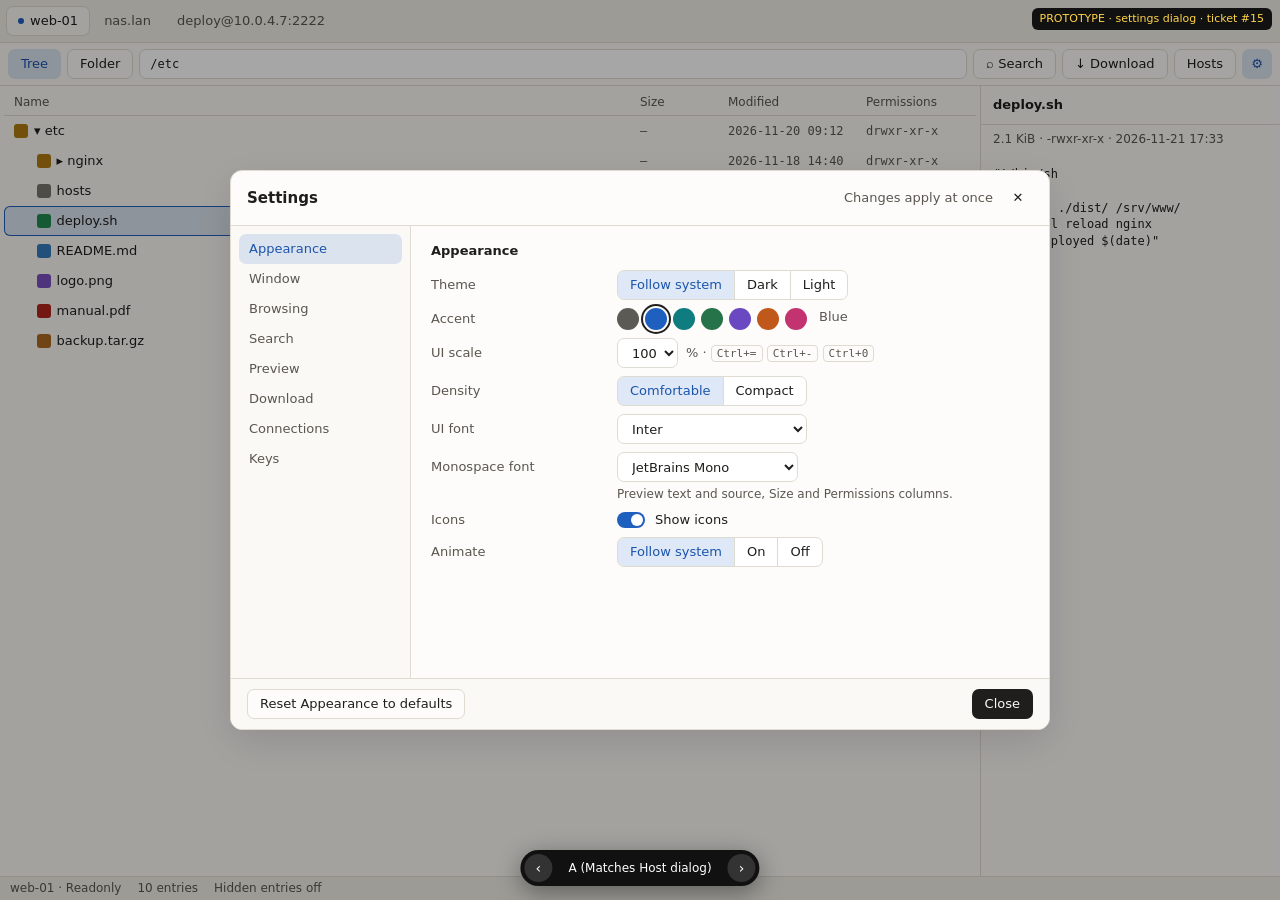
<file: examples/settings_dialog_prototype.html>
<!doctype html>
<!--
  PROTOTYPE. Throwaway. Not the app.

  Question (sshexplorer map ticket #15): How is the Settings dialog arranged, and how does
  the operator reach it?

  Three variants, switchable via ?variant=A|B|C and the floating bar (or ← →):
    A  Matches the Host dialog: modal, page list left, fields right.
    B  One scrolling page: modal, a "Find a setting" field, every section stacked.
    C  Side panel: not modal, takes Preview's place, so live changes show on the listing.

  All three: opened by the toolbar gear and Ctrl+, ; every change applies at once (no
  OK/Apply), so the only exit is Close / Escape. The key-binding capture differs per variant.
  Behind the dialog is a mock Session window so Theme, Accent, UI scale, Density, fonts,
  icons, hidden entries and the tab-bar edge visibly change.

  Open: double-click this file (or xdg-open examples/settings_dialog_prototype.html).
-->
<html lang="en">
<head>
<meta charset="utf-8">
<meta name="viewport" content="width=device-width, initial-scale=1">
<title>Settings Dialog Prototype</title>
<style>
:root{
  --paper0:#f0eee6;--paper1:#faf9f5;--paper2:#fdfcfa;--well:#ffffff;
  --ink:#1f1e1c;--ink-soft:#59574f;--line:#dedbd0;--line-strong:#c4c0b3;
  --fill:rgba(31,30,28,.07);--hover:rgba(31,30,28,.055);--press:rgba(31,30,28,.11);
  --scrim:rgba(0,0,0,.35);--red:#a8231b;--red-tint:rgba(200,55,45,.13);--amber:#7a5200;--amber-tint:rgba(217,154,0,.2);
  --shadow:0 12px 40px rgba(0,0,0,.12);--shadow-pop:0 6px 24px rgba(0,0,0,.1);
  --primary-bg:#1f1e1c;--primary-ink:#faf9f5;
  --accent:#1f5fbf;--accent-text:#1b55ad;--accent-tint:rgba(31,95,191,.14);
  --row:30px;--pad:8px;--ui:Inter,system-ui,sans-serif;--mono:"JetBrains Mono",ui-monospace,monospace;
  --dir:#b07a10;--txt:#79766e;--src:#228a51;--md:#347dbc;--img:#7b4fc0;--pdf:#b3261e;--arc:#ac6921;
}
:root[data-theme=dark]{
  --paper0:#1f1e1d;--paper1:#262624;--paper2:#2c2b29;--well:#1a1918;
  --ink:#f3f1ea;--ink-soft:#c2c0b7;--line:#3b3a37;--line-strong:#55534e;
  --fill:rgba(243,241,234,.08);--hover:rgba(243,241,234,.07);--press:rgba(243,241,234,.13);
  --scrim:rgba(0,0,0,.55);--red:#f5998c;--red-tint:rgba(229,83,74,.2);--amber:#e5b04a;--amber-tint:rgba(229,165,48,.16);
  --shadow:0 12px 40px rgba(0,0,0,.47);--shadow-pop:0 6px 24px rgba(0,0,0,.4);
  --primary-bg:#f3f1ea;--primary-ink:#1f1e1d;
  --dir:#e5b04a;--txt:#96918a;--src:#2fb36b;--md:#3d8fd6;--img:#a985e8;--pdf:#ef6a5a;--arc:#e08a2e;
}
:root[data-density=compact]{--row:26px;--pad:6px}
:root[data-animate=off] *{transition:none!important}
*{box-sizing:border-box}
html,body{margin:0;height:100%}
body{background:var(--paper0);color:var(--ink);font:13px/1.4 var(--ui);overflow:hidden}
button,input,select{font:inherit;color:inherit}
.mono{font-family:var(--mono)}
.muted{color:var(--ink-soft)}
#app{height:100vh;display:flex;flex-direction:column}
/* ---------- mock Session window ---------- */
.shell{flex:1;display:flex;min-height:0}
.shell.top{flex-direction:column}.shell.bottom{flex-direction:column-reverse}
.shell.left{flex-direction:row}.shell.right{flex-direction:row-reverse}
.tabs{display:flex;gap:2px;padding:6px;background:var(--paper0);border-color:var(--line)}
.shell.top .tabs{border-bottom:1px solid var(--line)}.shell.bottom .tabs{border-top:1px solid var(--line)}
.shell.left .tabs,.shell.right .tabs{flex-direction:column;width:150px}
.shell.left .tabs{border-right:1px solid var(--line)}.shell.right .tabs{border-left:1px solid var(--line)}
.tab{padding:0 12px;height:var(--row);display:flex;align-items:center;gap:6px;border-radius:7px;color:var(--ink-soft);cursor:default}
.tab.on{background:var(--paper1);color:var(--ink);box-shadow:inset 0 0 0 1px var(--line)}
.tab.on::before{content:"";width:6px;height:6px;border-radius:3px;background:var(--accent)}
.session{flex:1;display:flex;flex-direction:column;min-width:0;min-height:0}
.toolbar{display:flex;align-items:center;gap:6px;padding:6px 8px;background:var(--paper1);border-bottom:1px solid var(--line)}
.path{flex:1;height:var(--row);display:flex;align-items:center;padding:0 10px;background:var(--well);border:1px solid var(--line);border-radius:7px;font-family:var(--mono);font-size:12px}
.btn{height:var(--row);padding:0 12px;border:1px solid var(--line);background:var(--paper2);border-radius:7px;cursor:pointer;display:inline-flex;align-items:center;gap:6px;white-space:nowrap;transition:background .12s}
.btn:hover{background:var(--hover)}.btn:active{background:var(--press)}
.btn.primary{background:var(--primary-bg);color:var(--primary-ink);border-color:transparent}
.btn.ghost{border-color:transparent;background:transparent}
.btn.icon{width:var(--row);padding:0;justify-content:center}
.btn.on{background:var(--accent-tint);color:var(--accent-text);border-color:transparent}
.btn:focus-visible,.field:focus-visible,.kchip:focus-visible,.navitem:focus-visible{outline:2px solid var(--accent);outline-offset:1px}
.kbd{font-family:var(--mono);font-size:11px;padding:1px 5px;border:1px solid var(--line);border-radius:4px;color:var(--ink-soft);background:var(--paper2)}
.body{flex:1;display:flex;min-height:0}
.listing{flex:1;overflow:auto;background:var(--paper1);padding:4px}
.cols{display:grid;grid-template-columns:1fr 80px 130px 100px;gap:8px;padding:0 10px;height:26px;align-items:center;color:var(--ink-soft);font-size:12px;border-bottom:1px solid var(--line)}
.row{display:grid;grid-template-columns:1fr 80px 130px 100px;gap:8px;padding:0 10px;height:var(--row);align-items:center;border-radius:6px}
.row.focus{background:var(--accent-tint);box-shadow:inset 0 0 0 1px var(--accent)}
.row .n{display:flex;align-items:center;gap:6px;white-space:nowrap;overflow:hidden}
.row .c{font-family:var(--mono);font-size:12px;color:var(--ink-soft)}
.ico{width:14px;height:14px;border-radius:3px;flex:none}
:root[data-icons=off] .ico{display:none}
.preview{width:300px;border-left:1px solid var(--line);background:var(--paper1);display:flex;flex-direction:column}
.preview h4{margin:0;padding:10px 12px;border-bottom:1px solid var(--line);font-weight:600}
.preview pre{margin:0;padding:12px;font-family:var(--mono);font-size:12px;white-space:pre-wrap;color:var(--ink);flex:1;overflow:auto}
.status{height:24px;display:flex;align-items:center;padding:0 10px;gap:16px;font-size:12px;color:var(--ink-soft);border-top:1px solid var(--line);background:var(--paper0)}
/* ---------- dialogs ---------- */
.scrim{position:fixed;inset:0;background:var(--scrim);display:flex;align-items:center;justify-content:center;z-index:10}
.dialog{background:var(--paper2);border:1px solid var(--line);border-radius:12px;box-shadow:var(--shadow);display:flex;flex-direction:column;overflow:hidden;max-height:calc(100vh - 40px)}
.dhead{display:flex;align-items:center;gap:10px;padding:12px 16px;border-bottom:1px solid var(--line)}
.dhead h2{font-size:15px;margin:0;font-weight:600;flex:1}
.dfoot{display:flex;align-items:center;gap:8px;padding:10px 16px;border-top:1px solid var(--line);background:var(--paper1)}
.spacer{flex:1}
.nav{width:180px;border-right:1px solid var(--line);padding:8px;background:var(--paper1);overflow:auto}
.navitem{display:flex;align-items:center;height:var(--row);padding:0 10px;border-radius:7px;cursor:pointer;color:var(--ink-soft);border:0;background:none;width:100%;text-align:left}
.navitem:hover{background:var(--hover)}
.navitem.on{background:var(--accent-tint);color:var(--accent-text);font-weight:500}
.page{flex:1;overflow:auto;padding:16px 20px}
.page h3,.sec h3{margin:0 0 10px;font-size:13px;font-weight:600}
.sec{padding:14px 0;border-bottom:1px solid var(--line)}
.sec:last-child{border-bottom:0}
.form{display:grid;grid-template-columns:170px 1fr;gap:8px 16px;align-items:center}
.form .lab{color:var(--ink-soft)}
.form .note{grid-column:2;font-size:12px;color:var(--ink-soft);margin-top:-4px}
.form .warn{grid-column:2;font-size:12px;color:var(--amber);background:var(--amber-tint);padding:4px 8px;border-radius:6px;margin-top:-2px}
.field{height:var(--row);border:1px solid var(--line);background:var(--well);border-radius:7px;padding:0 10px;min-width:0}
select.field{padding-right:4px}
.seg{display:inline-flex;border:1px solid var(--line);border-radius:7px;overflow:hidden;background:var(--well);flex-wrap:wrap}
.seg button{height:calc(var(--row) - 2px);padding:0 12px;border:0;background:none;cursor:pointer;border-right:1px solid var(--line)}
.seg button:last-child{border-right:0}
.seg button.on{background:var(--accent-tint);color:var(--accent-text);font-weight:500}
.sw{position:relative;width:28px;height:16px;border-radius:8px;background:var(--line-strong);border:0;cursor:pointer;flex:none;transition:background .12s}
.sw::after{content:"";position:absolute;top:2px;left:2px;width:12px;height:12px;border-radius:6px;background:#fff;transition:left .12s}
.sw.on{background:var(--accent)}.sw.on::after{left:14px}
.swrow{display:flex;align-items:center;gap:10px}
.swatches{display:flex;gap:6px;flex-wrap:wrap}
.swatch{width:22px;height:22px;border-radius:11px;border:2px solid transparent;cursor:pointer;padding:0}
.swatch.on{box-shadow:0 0 0 2px var(--paper2),0 0 0 4px var(--ink)}
.inline{display:flex;gap:8px;align-items:center;flex-wrap:wrap}
/* key table */
.keys{width:100%;border-collapse:collapse}
.keys td{height:var(--row);padding:0 8px;border-bottom:1px solid var(--line)}
.keys td.grp{font-weight:600;padding-top:12px;color:var(--ink-soft);font-size:12px}
.keys tr.changed td:first-child::after{content:" •";color:var(--accent-text)}
.kchip{font-family:var(--mono);font-size:12px;min-width:90px;height:calc(var(--row) - 6px);padding:0 8px;border:1px solid var(--line);border-radius:6px;background:var(--paper1);cursor:pointer}
.kchip:hover{background:var(--hover)}
.kchip.rec{border-color:var(--accent);background:var(--accent-tint);color:var(--accent-text);animation:pulse 1s infinite}
@keyframes pulse{50%{box-shadow:0 0 0 3px var(--accent-tint)}}
.conflict{color:var(--red);background:var(--red-tint);padding:3px 8px;border-radius:6px;font-size:12px}
.hl{background:var(--amber-tint);border-radius:3px}
.empty{padding:30px;text-align:center;color:var(--ink-soft)}
/* variant C panel */
.panel{width:380px;border-left:1px solid var(--line);background:var(--paper2);display:flex;flex-direction:column;min-height:0}
.panel .dhead{padding:10px 12px}
.panel .page{padding:4px 14px 14px}
.panel .form{grid-template-columns:120px 1fr}
.acc{border-bottom:1px solid var(--line)}
.acc>button{width:100%;display:flex;align-items:center;gap:8px;height:34px;border:0;background:none;cursor:pointer;font-weight:600;padding:0}
.acc>button::before{content:"▸";color:var(--ink-soft);transition:transform .12s;display:inline-block}
.acc.open>button::before{transform:rotate(90deg)}
.acc>div{padding:2px 0 12px;display:none}.acc.open>div{display:block}
/* capture popover (B) */
.cap{position:fixed;inset:0;z-index:20;display:flex;align-items:center;justify-content:center;background:rgba(0,0,0,.15)}
.cap .dialog{width:380px}
.capkeys{font-family:var(--mono);font-size:20px;text-align:center;padding:22px 10px;border:1px dashed var(--line-strong);border-radius:10px;margin:14px 16px;background:var(--well);min-height:72px}
/* floating switcher (prototype chrome, not the design) */
#switcher{position:fixed;bottom:14px;left:50%;transform:translateX(-50%);z-index:100;display:flex;align-items:center;gap:4px;background:#111;color:#fff;border-radius:999px;padding:4px;box-shadow:0 6px 24px rgba(0,0,0,.4);font:12px/1 system-ui,sans-serif}
#switcher button{background:#333;color:#fff;border:0;border-radius:999px;width:28px;height:28px;cursor:pointer;font-size:14px}
#switcher span{padding:0 12px;white-space:nowrap}
.protonote{position:fixed;top:8px;right:8px;z-index:100;background:#111;color:#ffd54a;font:11px/1.3 system-ui;padding:4px 8px;border-radius:6px}
</style>
</head>
<body>
<div class="protonote">PROTOTYPE · settings dialog · ticket #15</div>
<div id="app"></div>
<div id="overlay"></div>
<div id="switcher">
  <button id="prev" title="Previous variant (←)">‹</button>
  <span id="vlabel"></span>
  <button id="next" title="Next variant (→)">›</button>
</div>
<script>
// ---------------- state ----------------
const ACCENTS={Graphite:["#5b5a55","#4a4944","#b9b7ae"],Blue:["#1f5fbf","#1b55ad","#8fbaf8"],Teal:["#0f7c80","#0b6d70","#6fcdd0"],
  Green:["#26734a","#1f6139","#7cc792"],Violet:["#6a48c2","#5b3bb0","#b9a2f3"],Orange:["#c0571b","#a64a14","#f2a26b"],Pink:["#c2336f","#a82a5f","#f28cb6"]};
const DEFAULT_KEYS={
  "Browsing":[["Download","Ctrl+S"],["Toggle hidden entries","Ctrl+H"],["Tree view","Ctrl+1"],["Folder view","Ctrl+2"],["Parent directory","Backspace"],["Toggle Focused entry in Selection","Ctrl+Space"],["Select all","Ctrl+A"]],
  "Search":[["Focus search field","Ctrl+F"]],
  "Sessions":[["Next Session","Ctrl+Tab"],["Previous Session","Ctrl+Shift+Tab"],["Close Session","Ctrl+W"],["Open Host dialog","Ctrl+O"],["Open Settings","Ctrl+,"]],
  "Appearance":[["Zoom in","Ctrl+="],["Zoom out","Ctrl+-"],["Reset zoom","Ctrl+0"]],
};
const DEFAULTS={theme:"Follow system",accent:"Blue",scale:100,density:"Comfortable",uiFont:"Inter",monoFont:"JetBrains Mono",
  icons:true,animate:"Follow system",tabEdge:"Top",hidden:false,matchCap:1000,followLinks:false,previewCap:10,autoplay:false,
  scratch:"In memory",scratchDir:"",keepMtime:true,keepExec:true,useSshConfig:true};
const S={...DEFAULTS,keys:clone(DEFAULT_KEYS)};
function clone(o){return JSON.parse(JSON.stringify(o))}
const BUNDLED_UI=["Inter"],BUNDLED_MONO=["JetBrains Mono"];
const INSTALLED_UI=["Inter","Cantarell","Noto Sans","Ubuntu","Fira Sans (not installed)"];
const INSTALLED_MONO=["JetBrains Mono","Fira Code","Hack","DejaVu Sans Mono","Iosevka (not installed)"];
let settingsOpen=true, capture=null /* {group,idx} */, pageA="Appearance", filterB="", openC=new Set(["Appearance"]);
let variant=new URLSearchParams(location.search).get("variant")||"A";
const VARIANTS={A:"Matches Host dialog",B:"One scrolling page",C:"Side panel, not modal"};

// ---------------- apply to the mock window ----------------
function applyLook(){
  const r=document.documentElement;
  const sysDark=matchMedia("(prefers-color-scheme: dark)").matches;
  const dark=S.theme==="Dark"||(S.theme==="Follow system"&&sysDark);
  r.dataset.theme=dark?"dark":"light";
  r.dataset.density=S.density.toLowerCase();
  r.dataset.icons=S.icons?"on":"off";
  r.dataset.animate=S.animate==="Off"?"off":"on";
  const a=ACCENTS[S.accent];
  r.style.setProperty("--accent",dark&&S.accent!=="Graphite"?a[0]:a[0]);
  r.style.setProperty("--accent-text",dark?a[2]:a[1]);
  r.style.setProperty("--accent-tint",hexA(a[0],dark?.24:.14));
  const ui=S.uiFont.includes("not installed")?"Inter":S.uiFont, mono=S.monoFont.includes("not installed")?"JetBrains Mono":S.monoFont;
  r.style.setProperty("--ui",`"${ui}",Inter,system-ui,sans-serif`);
  r.style.setProperty("--mono",`"${mono}","JetBrains Mono",ui-monospace,monospace`);
  document.getElementById("app").style.zoom=S.scale/100;
  document.getElementById("overlay").style.zoom=S.scale/100;
}
function hexA(h,a){const n=parseInt(h.slice(1),16);return `rgba(${n>>16},${n>>8&255},${n&255},${a})`}

const FILES=[["▾ etc","dir","—","2026-11-20 09:12","drwxr-xr-x",0],["  ▸ nginx","dir","—","2026-11-18 14:40","drwxr-xr-x",1],
 ["  ▸ .ssh","dir","—","2026-10-02 08:00","drwx------",1,true],["  hosts","txt","412 B","2026-09-30 11:02","-rw-r--r--",1],
 ["  .profile","txt","807 B","2026-06-11 10:20","-rw-r--r--",1,true],["  deploy.sh","src","2.1 KiB","2026-11-21 17:33","-rwxr-xr-x",1],
 ["  README.md","md","4.6 KiB","2026-11-19 12:00","-rw-r--r--",1],["  logo.png","img","38 KiB","2026-08-03 09:45","-rw-r--r--",1],
 ["  manual.pdf","pdf","1.2 MiB","2026-07-14 16:10","-rw-r--r--",1],["  backup.tar.gz","arc","88 MiB","2026-11-01 02:00","-rw-r-----",1]];

function renderApp(){
  const edge=S.tabEdge.toLowerCase();
  const rows=FILES.filter(f=>S.hidden||!f[6]).map((f,i)=>`<div class="row ${f[0].includes("deploy")?"focus":""}">
    <div class="n">${f[0].match(/^ */)[0].replace(/ /g,"&nbsp;&nbsp;")}<span class="ico" style="background:var(--${f[1]})"></span>${f[0].trim()}</div>
    <div class="c">${f[2]}</div><div class="c">${f[3]}</div><div class="c">${f[4]}</div></div>`).join("");
  const panelC=variant==="C"&&settingsOpen;
  document.getElementById("app").innerHTML=`
  <div class="shell ${edge}">
    <div class="tabs"><div class="tab on">web-01</div><div class="tab">nas.lan</div><div class="tab">deploy@10.0.4.7:2222</div></div>
    <div class="session">
      <div class="toolbar">
        <button class="btn on" title="Tree view (Ctrl+1)">Tree</button><button class="btn" title="Folder view (Ctrl+2)">Folder</button>
        <div class="path">/etc</div>
        <button class="btn" title="Search (Ctrl+F)">⌕ Search</button>
        <button class="btn" title="Download (Ctrl+S)">↓ Download</button>
        <button class="btn" title="Open Host dialog (Ctrl+O)">Hosts</button>
        <button class="btn icon ${settingsOpen?"on":""}" id="gear" title="Settings (${keyOf("Open Settings")})">⚙</button>
      </div>
      <div class="body">
        <div class="listing"><div class="cols"><div>Name</div><div>Size</div><div>Modified</div><div>Permissions</div></div>${rows}</div>
        ${panelC?`<div class="panel" id="panelC"></div>`:`<div class="preview"><h4>deploy.sh</h4>
          <div class="status" style="border:0;background:none;padding:6px 12px;height:auto">2.1 KiB · -rwxr-xr-x · 2026-11-21 17:33</div>
          <pre>#!/bin/sh
set -eu
rsync -a ./dist/ /srv/www/
systemctl reload nginx
echo "deployed $(date)"</pre></div>`}
      </div>
      <div class="status"><span>web-01 · Readonly</span><span>10 entries</span><span>${S.hidden?"Hidden entries shown":"Hidden entries off"}</span></div>
    </div>
  </div>`;
  document.getElementById("gear").onclick=()=>{settingsOpen=!settingsOpen;render()};
}
function keyOf(action){for(const g in S.keys)for(const k of S.keys[g])if(k[0]===action)return k[1];return ""}

// ---------------- controls (shared helpers; layout differs per variant) ----------------
function seg(key,opts){return `<div class="seg">${opts.map(o=>`<button class="${S[key]==o?"on":""}" data-set="${key}" data-val="${o}">${o}</button>`).join("")}</div>`}
function sw(key,label){return `<div class="swrow"><button class="sw ${S[key]?"on":""}" data-toggle="${key}" aria-label="${label}"></button><span>${label}</span></div>`}
function sel(key,opts){return `<select class="field" data-sel="${key}">${opts.map(o=>`<option ${S[key]==o?"selected":""}>${o}</option>`).join("")}</select>`}
function num(key,suffix,min,max,step){return `<div class="inline"><input class="field mono" style="width:110px" type="number" min="${min}" max="${max}" step="${step||1}" value="${S[key]}" data-num="${key}"><span class="muted">${suffix}</span></div>`}
function fontWarn(key){const v=S[key];return v.includes("not installed")?`<div class="warn">“${v.replace(" (not installed)","")}” is not installed. Using the bundled ${key==="uiFont"?"Inter":"JetBrains Mono"}.</div>`:""}

// Each section: [title, [[label, controlHTML, note?], ...]]  (the content is the same in every variant)
function sections(){return [
 ["Appearance",[
   ["Theme",seg("theme",["Follow system","Dark","Light"])],
   ["Accent",`<div class="swatches">${Object.keys(ACCENTS).map(k=>`<button class="swatch ${S.accent==k?"on":""}" title="${k}" data-set="accent" data-val="${k}" style="background:${ACCENTS[k][0]}"></button>`).join("")}<span class="muted" style="margin-left:6px">${S.accent}</span></div>`],
   ["UI scale",`<div class="inline">${sel("scale",[75,100,125,150,175,200])}<span class="muted">%  ·  <span class="kbd">${keyOf("Zoom in")}</span> <span class="kbd">${keyOf("Zoom out")}</span> <span class="kbd">${keyOf("Reset zoom")}</span></span></div>`],
   ["Density",seg("density",["Comfortable","Compact"])],
   ["UI font",sel("uiFont",INSTALLED_UI)+fontWarn("uiFont").replace('class="warn"','class="warn" style="margin-top:6px"')],
   ["Monospace font",sel("monoFont",INSTALLED_MONO)+fontWarn("monoFont").replace('class="warn"','class="warn" style="margin-top:6px"'),"Preview text and source, Size and Permissions columns."],
   ["Icons",sw("icons","Show icons")],
   ["Animate",seg("animate",["Follow system","On","Off"])],
 ]],
 ["Window",[
   ["Tab bar edge",seg("tabEdge",["Top","Left","Right","Bottom"])],
 ]],
 ["Browsing",[
   ["Hidden entries",sw("hidden","Show hidden entries"),`Applies to every Session. ${keyOf("Toggle hidden entries")} toggles it.`],
 ]],
 ["Search",[
   ["Match cap",num("matchCap","matches",1,100000,100),"Search stops by itself after this many Matches."],
   ["Symlinks",sw("followLinks","Follow symlinked directories"),"Shared with Download."],
 ]],
 ["Preview",[
   ["Size cap",num("previewCap","MiB",1,1024),"Text past the cap is cut. Audio and video stream whatever their size."],
   ["Autoplay",sw("autoplay","Autoplay audio and video")],
   ["Scratch folder",seg("scratch",["In memory","System temp directory","Chosen directory"])+
     (S.scratch==="Chosen directory"?`<div class="inline" style="margin-top:6px"><input class="field mono" style="flex:1" placeholder="Choose a directory…" value="${S.scratchDir}"><button class="btn">Browse…</button></div>`:""),
     "Where Preview keeps fetched bytes. Nothing outlives the Preview."],
 ]],
 ["Download",[
   ["Modification time",sw("keepMtime","Keep modification time")],
   ["Executable bit",sw("keepExec","Keep executable bit"),"No effect on Windows."],
   ["Symlinks",sw("followLinks","Follow symlinked directories"),"Shared with Search."],
 ]],
 ["Connections",[
   ["OpenSSH config",sw("useSshConfig","Use ~/.ssh/config"),"Read each time a Session opens. Open Sessions don't change."],
 ]],
];}
function formHTML(rows,hl){return `<div class="form">${rows.map(([l,c,n])=>`<div class="lab">${mark(l,hl)}</div><div>${c}</div>${n?`<div class="note">${mark(n,hl)}</div>`:""}`).join("")}</div>`}
function mark(s,q){if(!q)return s;const i=s.toLowerCase().indexOf(q.toLowerCase());return i<0?s:s.slice(0,i)+`<span class="hl">${s.slice(i,i+q.length)}</span>`+s.slice(i+q.length)}
function sectionDefaults(title){
  const map={Appearance:["theme","accent","scale","density","uiFont","monoFont","icons","animate"],Window:["tabEdge"],Browsing:["hidden"],
    Search:["matchCap","followLinks"],Preview:["previewCap","autoplay","scratch","scratchDir"],Download:["keepMtime","keepExec","followLinks"],Connections:["useSshConfig"]};
  (map[title]||[]).forEach(k=>S[k]=DEFAULTS[k]);
}

// ---------------- key table ----------------
function keysTable(q,mode){
  let html=`<table class="keys">`;
  for(const g in S.keys){
    const items=S.keys[g].map((k,i)=>[k,i]).filter(([k])=>!q||k[0].toLowerCase().includes(q.toLowerCase())||k[1].toLowerCase().includes(q.toLowerCase()));
    if(!items.length)continue;
    html+=`<tr><td colspan="3" class="grp">${g}</td></tr>`;
    for(const [[a,b],i] of items){
      const def=DEFAULT_KEYS[g][i][1], rec=capture&&capture.group===g&&capture.idx===i&&mode!=="popover";
      const label=rec?(capture.live||"Press keys…"):b;
      html+=`<tr class="${b!==def?"changed":""}"><td>${mark(a,q)}</td>
        <td style="width:150px"><button class="kchip ${rec?"rec":""}" data-cap="${g}|${i}">${label}</button></td>
        <td style="width:120px;text-align:right">${b!==def?`<button class="btn ghost" data-reset1="${g}|${i}" title="Back to ${def}">Reset</button>`:""}</td></tr>`;
      if(rec)html+=`<tr><td colspan="3" style="border:0;height:auto;padding:2px 8px 8px">${capture.conflict?`<span class="conflict">${capture.conflict}</span>`:`<span class="muted" style="font-size:12px">${mode==="confirm"?"Press the new keys, then Enter to keep them. Escape cancels.":"Press the new keys. Escape cancels."}</span>`}</td></tr>`;
    }
  }
  return html+`</table>`;
}
function resetAllKeys(){S.keys=clone(DEFAULT_KEYS)}

// ---------------- variant A: matches Host dialog ----------------
function renderA(){
  const secs=sections(); const pages=[...secs.map(s=>s[0]),"Keys"];
  let content;
  if(pageA==="Keys") content=`<h3>Keys</h3><p class="muted" style="margin:-4px 0 10px">Click a key, then press the new combination. Cmd replaces Ctrl on macOS.</p>${keysTable("", "inline")}`;
  else {const s=secs.find(s=>s[0]===pageA); content=`<h3>${s[0]}</h3>${formHTML(s[1])}`;}
  return `<div class="scrim" data-close="1"><div class="dialog" style="width:820px;height:560px">
    <div class="dhead"><h2>Settings</h2><span class="muted">Changes apply at once</span><button class="btn icon ghost" data-close="1" title="Close (Escape)">✕</button></div>
    <div style="display:flex;flex:1;min-height:0">
      <div class="nav">${pages.map(p=>`<button class="navitem ${p===pageA?"on":""}" data-page="${p}">${p}</button>`).join("")}</div>
      <div class="page">${content}</div>
    </div>
    <div class="dfoot"><button class="btn" data-resetpage="${pageA}">${pageA==="Keys"?"Reset all keys":"Reset "+pageA+" to defaults"}</button><div class="spacer"></div><button class="btn primary" data-close="1">Close</button></div>
  </div></div>`;
}
// ---------------- variant B: one scrolling page ----------------
function renderB(){
  const q=filterB.trim();
  const secs=sections().map(([t,rows])=>[t,rows.filter(r=>!q||(t+" "+r[0]+" "+(r[2]||"")+" "+r[1].replace(/<[^>]+>/g," ")).toLowerCase().includes(q.toLowerCase()))]).filter(s=>s[1].length);
  const keyHit=!q||"keys key bindings shortcuts".includes(q.toLowerCase())||Object.values(S.keys).flat().some(k=>(k[0]+" "+k[1]).toLowerCase().includes(q.toLowerCase()));
  const kq="keys key bindings shortcuts".includes(q.toLowerCase())?"":q;
  const body=secs.map(([t,rows])=>`<div class="sec"><div style="display:flex;align-items:center"><h3 style="flex:1">${mark(t,q)}</h3><button class="btn ghost" data-resetpage="${t}">Reset</button></div>${formHTML(rows,q)}</div>`).join("")
    +(keyHit?`<div class="sec"><div style="display:flex;align-items:center"><h3 style="flex:1">Keys</h3><button class="btn ghost" data-resetpage="Keys">Reset all</button></div><p class="muted" style="margin:-4px 0 6px">Click a key to change it. Find a setting also matches actions and keys, e.g. “ctrl+s”.</p>${keysTable(kq,"popover")}</div>`:"");
  return `<div class="scrim" data-close="1"><div class="dialog" style="width:640px;height:calc(100vh - 60px)">
    <div class="dhead"><h2>Settings</h2><input class="field" id="filterB" style="width:260px" placeholder="Find a setting  (Ctrl+F)" value="${filterB}"><button class="btn icon ghost" data-close="1" title="Close (Escape)">✕</button></div>
    <div class="page" style="padding-top:0">${body||`<div class="empty">No setting matches “${q}”.</div>`}</div>
    <div class="dfoot"><span class="muted">Changes apply at once.</span><div class="spacer"></div><button class="btn primary" data-close="1">Close</button></div>
  </div></div>${capture?popover():""}`;
}
function popover(){
  const [a,cur]=S.keys[capture.group][capture.idx];
  return `<div class="cap"><div class="dialog">
    <div class="dhead"><h2>${a}</h2></div>
    <div class="muted" style="padding:12px 16px 0">Now <span class="kbd">${cur}</span>. Press the new combination.</div>
    <div class="capkeys">${capture.live||'<span class="muted" style="font-size:13px">Waiting for keys…</span>'}</div>
    <div style="padding:0 16px 12px;min-height:26px">${capture.conflict?`<span class="conflict">${capture.conflict}</span>`:""}</div>
    <div class="dfoot"><button class="btn" data-capdefault="1">Use default (${DEFAULT_KEYS[capture.group][capture.idx][1]})</button><div class="spacer"></div><button class="btn" data-capcancel="1">Cancel</button><button class="btn primary" data-capset="1" ${!capture.live||capture.conflict?"disabled style='opacity:.4'":""}>Set</button></div>
  </div></div>`;
}
// ---------------- variant C: side panel ----------------
function renderC(){
  const secs=sections();
  const accs=[...secs.map(([t,rows])=>[t,formHTML(rows)]),["Keys",`<p class="muted" style="margin:0 0 6px;font-size:12px">Click a key, press the new combination, Enter keeps it.</p>${keysTable("","confirm")}<div style="margin-top:8px"><button class="btn" data-resetpage="Keys">Reset all keys</button></div>`]];
  return `<div class="dhead"><h2>Settings</h2><button class="btn icon ghost" data-close="1" title="Close (Escape)">✕</button></div>
   <div class="page">${accs.map(([t,h])=>`<div class="acc ${openC.has(t)?"open":""}"><button data-acc="${t}">${t}</button><div>${h}${t!=="Keys"?`<div style="margin-top:8px"><button class="btn ghost" data-resetpage="${t}">Reset ${t}</button></div>`:""}</div></div>`).join("")}</div>
   <div class="status" style="background:var(--paper1)">Changes apply at once · the listing stays usable</div>`;
}

// ---------------- render + events ----------------
function render(){
  applyLook(); renderApp();
  const ov=document.getElementById("overlay");
  ov.innerHTML="";
  if(settingsOpen){
    if(variant==="A")ov.innerHTML=renderA();
    if(variant==="B")ov.innerHTML=renderB();
    if(variant==="C")document.getElementById("panelC").innerHTML=renderC();
  }
  document.getElementById("vlabel").textContent=`${variant} (${VARIANTS[variant]})`;
  const f=document.getElementById("filterB"); if(f&&document.activeElement!==f&&window._refocusB){f.focus();f.setSelectionRange(f.value.length,f.value.length)}
}
document.addEventListener("click",e=>{
  const t=e.target.closest("[data-set],[data-toggle],[data-close],[data-page],[data-resetpage],[data-cap],[data-reset1],[data-acc],[data-capcancel],[data-capset],[data-capdefault]");
  if(!t)return;
  const d=t.dataset;
  if(d.close!==undefined){if(e.target!==t)return; if(capture)return; settingsOpen=false;}
  else if(d.set){S[d.set]=isNaN(+d.val)?d.val:+d.val}
  else if(d.toggle){S[d.toggle]=!S[d.toggle]}
  else if(d.page){pageA=d.page;capture=null}
  else if(d.resetpage){d.resetpage==="Keys"?resetAllKeys():sectionDefaults(d.resetpage)}
  else if(d.cap){const [g,i]=d.cap.split("|");capture={group:g,idx:+i,live:"",conflict:""}}
  else if(d.reset1){const [g,i]=d.reset1.split("|");S.keys[g][+i][1]=DEFAULT_KEYS[g][+i][1]}
  else if(d.acc){openC.has(d.acc)?openC.delete(d.acc):openC.add(d.acc)}
  else if(d.capcancel!==undefined){capture=null}
  else if(d.capdefault!==undefined){S.keys[capture.group][capture.idx][1]=DEFAULT_KEYS[capture.group][capture.idx][1];capture=null}
  else if(d.capset!==undefined){if(capture.live&&!capture.conflict){S.keys[capture.group][capture.idx][1]=capture.live;capture=null}}
  render();
});
document.addEventListener("change",e=>{
  const t=e.target;
  if(t.dataset.sel){S[t.dataset.sel]=isNaN(+t.value)?t.value:+t.value;render()}
  if(t.dataset.num){S[t.dataset.num]=Math.max(+t.min,Math.min(+t.max,+t.value||+t.min));render()}
});
document.addEventListener("input",e=>{if(e.target.id==="filterB"){filterB=e.target.value;window._refocusB=true;render()}});

function combo(e){
  const k=e.key; if(["Control","Shift","Alt","Meta"].includes(k))return null;
  const parts=[];if(e.ctrlKey||e.metaKey)parts.push("Ctrl");if(e.altKey)parts.push("Alt");if(e.shiftKey&&k.length>1||e.shiftKey&&/[a-z]/i.test(k))parts.push("Shift");
  let name=k===" "?"Space":k.length===1?k.toUpperCase():k;
  if(name==="ArrowUp")name="Up";if(name==="ArrowDown")name="Down";if(name==="ArrowLeft")name="Left";if(name==="ArrowRight")name="Right";
  parts.push(name);return parts.join("+");
}
function holder(c){for(const g in S.keys)S.keys[g].forEach((k,i)=>{});for(const g in S.keys)for(let i=0;i<S.keys[g].length;i++){if(S.keys[g][i][1]===c&&!(g===capture.group&&i===capture.idx))return S.keys[g][i][0]}return null}

document.addEventListener("keydown",e=>{
  if(capture){
    e.preventDefault();
    if(e.key==="Escape"){capture=null;render();return}
    const mode=variant==="B"?"popover":variant==="C"?"confirm":"inline";
    if(mode!=="inline"&&e.key==="Enter"&&!e.ctrlKey&&!e.altKey&&capture.live){
      if(!capture.conflict){S.keys[capture.group][capture.idx][1]=capture.live;capture=null}
      render();return;
    }
    const c=combo(e); if(!c)return;
    const h=holder(c);
    capture.live=c; capture.conflict=h?`${c} is already bound to “${h}”. Change that one first.`:"";
    if(mode==="inline"&&!h){S.keys[capture.group][capture.idx][1]=c;capture=null}
    render();return;
  }
  const inField=e.target.matches("input,textarea,select,[contenteditable]");
  if(combo(e)===keyOf("Open Settings")){e.preventDefault();settingsOpen=!settingsOpen;render();return}
  if(combo(e)===keyOf("Toggle hidden entries")){e.preventDefault();S.hidden=!S.hidden;render();return}
  const zi=combo(e);
  if(zi===keyOf("Zoom in")||zi==="Ctrl++"){e.preventDefault();S.scale=Math.min(200,S.scale+25);render();return}
  if(zi===keyOf("Zoom out")){e.preventDefault();S.scale=Math.max(75,S.scale-25);render();return}
  if(zi===keyOf("Reset zoom")){e.preventDefault();S.scale=100;render();return}
  if(variant==="B"&&settingsOpen&&e.ctrlKey&&e.key.toLowerCase()==="f"){e.preventDefault();document.getElementById("filterB").focus();return}
  if(e.key==="Escape"&&settingsOpen){settingsOpen=false;render();return}
  if(inField)return;
  if(e.key==="ArrowLeft"||e.key==="ArrowRight"){cycle(e.key==="ArrowRight"?1:-1)}
});
function cycle(d){const ks=Object.keys(VARIANTS);variant=ks[(ks.indexOf(variant)+d+ks.length)%ks.length];capture=null;settingsOpen=true;
  const u=new URL(location);u.searchParams.set("variant",variant);history.replaceState(null,"",u);render()}
document.getElementById("prev").onclick=()=>cycle(-1);
document.getElementById("next").onclick=()=>cycle(1);
matchMedia("(prefers-color-scheme: dark)").addEventListener("change",render);
render();
</script>
</body>
</html>
</file>
